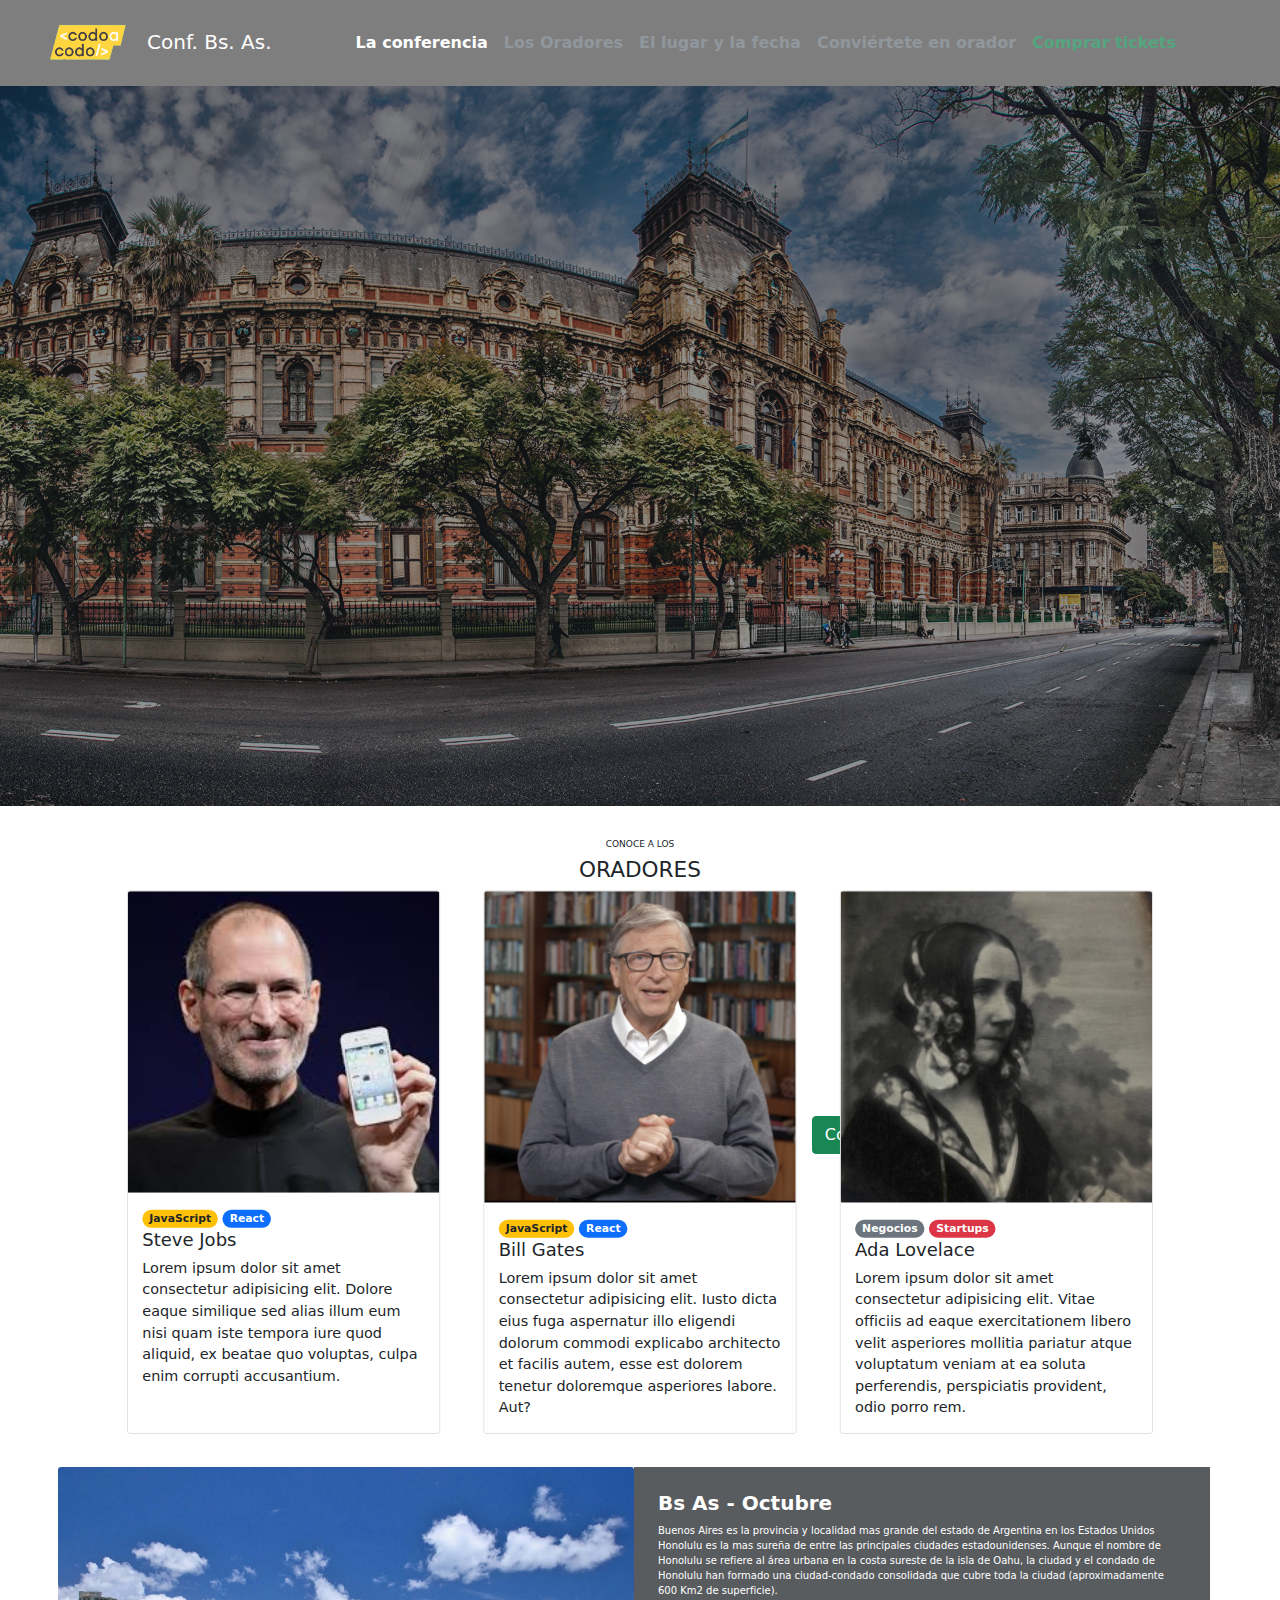
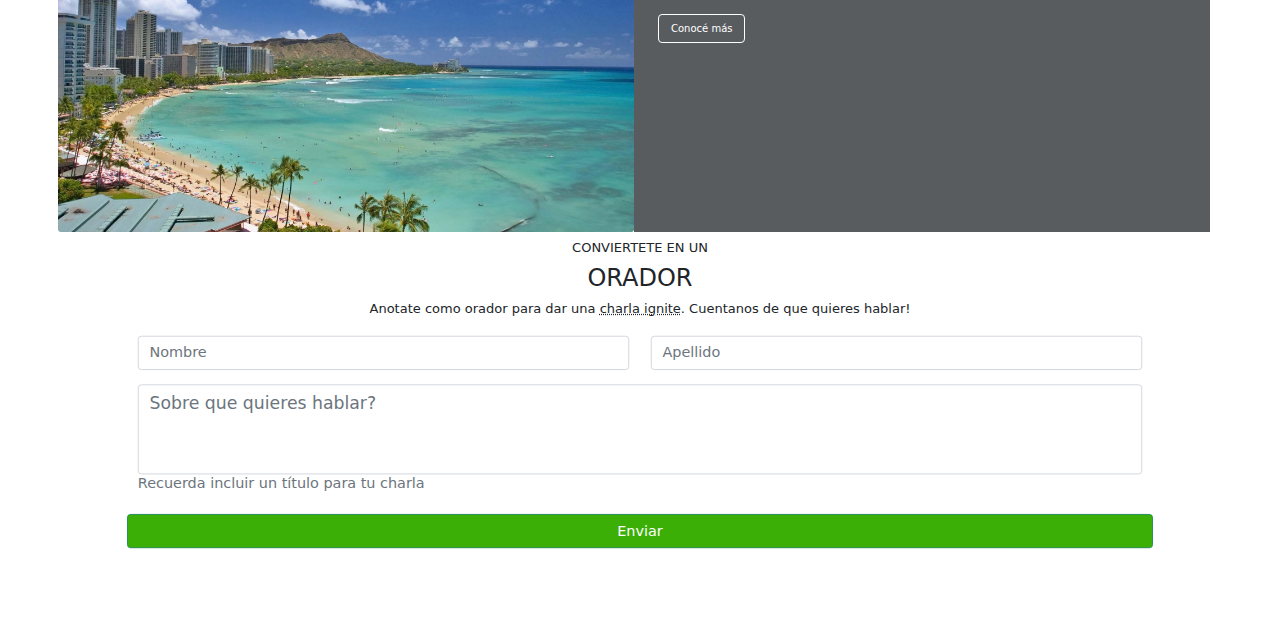
<file: index.html>
<!DOCTYPE html>
<html lang="es">

<head>
    <meta charset="UTF-8">
    <meta http-equiv="X-UA-Compatible" content="IE=edge">
    <meta name="viewport" content="width=device-width, initial-scale=1.0">
    <title>Ejercicio Integrador</title>
    <link rel="stylesheet" href="./css/misEstilos.css">
</head>

<body>
    <div class="container-fluid">
        <div class="row">
            <nav class="navbar navbar-expand-lg navbar-light miHeader">
                <div class="container-fluid">
                    <a class="navbar-brand text-white" href="# ">
                        <img src="./img/codoacodo.png " alt="CodoACodo " width="auto " height="60 " class="d-inline-block align-text-center "> Conf. Bs. As.
                    </a>
                    <button class="navbar-toggler " type="button " data-bs-toggle="collapse " data-bs-target="#navbarSupportedContent " aria-controls="navbarSupportedContent " aria-expanded="false " aria-label="Toggle navigation ">
                     <span class="navbar-toggler-icon "></span>
                     </button>
                    <div class="container">
                        <div class="collapse navbar-collapse position-relative top-0 start-50" id="navbarSupportedContent ">
                            <ul class="navbar-nav opacity-100 position-absolute top-0 start-0 translate-middle">
                                <li class="nav-item fw-bold">
                                    <a class="nav-link active text-white " aria-current="page " href="# ">La conferencia</a>
                                </li>
                                <li class="nav-item fw-bold">
                                    <a class="nav-link text-secondary " href="# ">Los Oradores</a>
                                </li>
                                <li class="nav-item fw-bold">
                                    <a class="nav-link text-secondary" href="# ">El lugar y la fecha</a>
                                </li>
                                <li class="nav-item fw-bold">
                                    <a class="nav-link text-secondary" href="# ">Conviértete en orador</a>
                                </li>
                                <li class="nav-item fw-bold">
                                    <a class="nav-link text-success" href="#" id="comprar-ticket">Comprar tickets</a>
                                </li>
                            </ul>
                        </div>
                    </div>
                </div>
            </nav>
        </div>
    </div>

    <div class="section" id="cuerpoPrincipal">
        <div class="container-fluid g-0">
            <div id="carouselExampleSlidesOnly" class="carousel slide bg-dark g-0" data-bs-ride="carousel">
                <div class="carousel-inner">
                    <div class="carousel-item active">
                        <img src="./img/ba1.jpg" class="d-block w-100 miImagenBA" alt="ImagenBA1">
                    </div>
                    <div class="carousel-item">
                        <img src="./img/ba2.jpg" class="d-block w-100 miImagenBA" alt="ImagenBA2">
                    </div>
                    <div class="carousel-item">
                        <img src="./img/ba3.jpg" class="d-block w-100 miImagenBA" alt="ImagenBA3">
                    </div>
                </div>
            </div>
            <div class="container-fluid position-absolute top-100 start-50 col-5">
                <h1 class="text-white text-end">Conf Bs As</h1>
                <p class="text-white text-end">
                    Bs As llega por primera vez a Argentina. Un evento para compartiar con nuestra comunidad el conocimiento y experiencia de los expertos que están creando el futuro de Internet. Van a conocer a miembros del evento, a otros estudiantes de Codo a Codo y los
                    oradores de primer nivel que tenemos para ti. Te esperamos!
                </p>
                <button type=" button " class="btn btn-secondary bg-transparent border border-white">Quiero ser orador</button>
                <button type="button " class="btn btn-success " id="comprar-ticket2">Comprar Tickets</button>
            </div>
        </div>

        <div class="container bg-transparent g-0 miEscalaCards">
            <div class="col text-center">
                <h6 class="miH6 fw-light"> CONOCE A LOS</h6>
                <h3 class="fs-4 fw-normal"> ORADORES</h3>
            </div>
            <div class="row row-cols-3 g-5">
                <div class="col">
                    <div class="card h-100">
                        <img src="./img/steve.jpg" class="card-img-top" alt="SJobs">
                        <div class="card-body">
                            <span class="badge rounded-pill bg-warning text-dark">JavaScript</span>
                            <span class="badge rounded-pill bg-primary">React</span>
                            <h5 class="card-title">Steve Jobs</h5>
                            <p class="card-text">Lorem ipsum dolor sit amet consectetur adipisicing elit. Dolore eaque similique sed alias illum eum nisi quam iste tempora iure quod aliquid, ex beatae quo voluptas, culpa enim corrupti accusantium.</p>
                        </div>
                    </div>
                </div>
                <div class="col">
                    <div class="card h-100">
                        <img src="./img/bill.jpg" class="card-img-top" alt="BGates">
                        <div class="card-body">
                            <span class="badge rounded-pill bg-warning text-dark">JavaScript</span>
                            <span class="badge rounded-pill bg-primary">React</span>
                            <h5 class="card-title">Bill Gates</h5>
                            <p class="card-text">Lorem ipsum dolor sit amet consectetur adipisicing elit. Iusto dicta eius fuga aspernatur illo eligendi dolorum commodi explicabo architecto et facilis autem, esse est dolorem tenetur doloremque asperiores labore. Aut?</p>
                        </div>

                    </div>
                </div>
                <div class="col">
                    <div class="card h-100">
                        <img src="./img/ada.jpeg" class="card-img-top" alt="ALovelace">
                        <div class="card-body">
                            <span class="badge rounded-pill bg-secondary">Negocios</span>
                            <span class="badge rounded-pill bg-danger">Startups</span>
                            <h5 class="card-title">Ada Lovelace</h5>
                            <p class="card-text">Lorem ipsum dolor sit amet consectetur adipisicing elit. Vitae officiis ad eaque exercitationem libero velit asperiores mollitia pariatur atque voluptatum veniam at ea soluta perferendis, perspiciatis provident, odio porro
                                rem.
                            </p>
                        </div>
                    </div>
                </div>
            </div>
        </div>

        <div class="container pagination justify-content-center">
            <div class="row bg-transparent position-relative">
                <div class="col-md-6 g-0 ">
                    <img src="./img/honolulu.jpg" class="card-img" alt="BA_Playa">
                </div>
                <div class="col-md-6 mb-md-0 p-md-4 bg-dark bg-opacity-75">
                    <h5 class="mt-0 text-white fw-bold">Bs As - Octubre</h5>
                    <p class="text-white miBuenosAires">Buenos Aires es la provincia y localidad mas grande del estado de Argentina en los Estados Unidos Honolulu es la mas sureña de entre las principales ciudades estadounidenses. Aunque el nombre de Honolulu se refiere al área urbana en
                        la costa sureste de la isla de Oahu, la ciudad y el condado de Honolulu han formado una ciudad-condado consolidada que cubre toda la ciudad (aproximadamente 600 Km2 de superficie).</p>
                    <a href="#" type="button" class="btn btn-secondary bg-transparent border border-white miBuenosAires">Conocé más</a>
                </div>
            </div>
        </div>

        <div class="container mt-2">
            <div class="col text-center">
                <h5 class="miH5 fw-light"> CONVIERTETE EN UN </h5>
                <h3 class="fs-4 fw-normal"> ORADOR</h3>
                <h5 class="miH5 fw-light"> Anotate como orador para dar una <a href="# " class="miLink text-reset">charla ignite</a>. Cuentanos de que quieres hablar! </h5>
            </div>
        </div>

        <div class="container miEscalaForm">
            <div class="row ">
                <form>
                    <div class="row">
                        <div class="col">
                            <input type="text" class="form-control" placeholder="Nombre" aria-label="Nombre">
                        </div>
                        <div class="col">
                            <input type="text" class="form-control" placeholder="Apellido" aria-label="Apellido">
                        </div>
                    </div>
                    <div class="row mt-3">
                        <div class="mb-3">
                            <textarea class="form-control text-secondary miCuadro" rows="3">Sobre que quieres hablar?</textarea>
                            <h6 class="text-secondary mih6">Recuerda incluir un título para tu charla</h6>
                        </div>
                    </div>
                </form>
                <button type="submit" class="btn btn-success miBotonEnviar">Enviar</button>
            </div>
        </div>
    </div>

    <div class="container-fluid section ocultarSeccion miEscalaForm" id="formularioCompra">

        <div class="row row-cols-3">
            <div class="col">
                <div class="card h-100 miEstiloInfo" id="miTarjetaEstudiante">
                    <div class="card-body">
                        <h5 class="miTitulo">Estudiante</h5>
                        <h5 class="miTextoTarjeta">Tienen un descuento</h5>
                        <h5 class="miTitulo">80%</h5>
                        <h5 class="miTextoTarjetaGris">* presentar documentacion</h5>

                    </div>
                </div>
            </div>
            <div class="col">
                <div class="card h-100 miEstiloInfo" id="miTarjetaTrainee">
                    <div class="card-body">
                        <h5 class="miTitulo">Trainee</h5>
                        <h5 class="miTextoTarjeta">Tienen un descuento</h5>
                        <h5 class="miTitulo">50%</h5>
                        <h5 class="miTextoTarjetaGris">* presentar documentacion</h5>
                    </div>
                </div>
            </div>
            <div class="col">
                <div class="card h-100 miEstiloInfo" id="miTarjetaJunior">
                    <div class="card-body">
                        <h5 class="miTitulo">Junior</h5>
                        <h5 class="miTextoTarjeta">Tienen un descuento</h5>
                        <h5 class="miTitulo">15%</h5>
                        <h5 class="miTextoTarjetaGris">* presentar documentacion</h5>
                    </div>
                </div>
            </div>
        </div>
        <div class="container mt-2">
            <div class="col text-center">
                <h5 class="miH5 fw-light"> VENTA </h5>
                <h3 class="fs-3 fw-bold">VALOR DE TICKET $200</h3>
            </div>
        </div>
        <div class="row">
            <div class="col">
                <input type="text" class="form-control" placeholder="Nombre" aria-label="Nombre" id="mi-nombre">
            </div>
            <div class="col">
                <input type="text" class="form-control" placeholder="Apellido" aria-label="Apellido" id="mi-apellido">
            </div>
            <div class="row">
                <input type="text" class="form-control mt-3 ms-3" placeholder="Correo" aria-label="Correo" id="mi-email">
            </div>
            <div class="row">
                <div class="col mt-2">
                    <label class="form-label" for="mi-cantidad">Cantidad</label>
                    <input type="number" inputmode="numeric" id="mi-cantidad" name="mi-cantidad" class="form-control" placeholder="Cantidad" step="1" min="0">
                </div>
                <div class="col mt-2">
                    <label class="form-label">Categoria</label>
                    <select class="form-select" aria-label="Default select example" id="mi-selector">
                            <option selected value="1">Estudiante</option>
                            <option value="2">Trainee</option>
                            <option value="3">Junior</option>
                         </select>
                </div>
            </div>
            <div class="row mt-2 ms-1">
                <input type="text" id="disabledTextInput" class="form-control miTotalAPagar" placeholder="Total a pagar: $ " disabled>
                <div class="row">
                    <div class="col-6  mt-2">
                        <button type="submit" class="btn btn-success miBotonEnviar" id="mi-borrar">Borrar</button>
                    </div>
                    <div class="col-6 mt-2">

                        <button type="submit" class="btn btn-success miBotonEnviar" id="mi-resumen">Resumen</button>
                    </div>
                </div>
            </div>
        </div>
    </div>


    <div class="container-fluid pagination miFooter">
        <nav class="navbar navbar-expand navbar-light">
            <button class="navbar-toggler" type="button" data-bs-toggle="collapse" data-bs-target="#navbarText" aria-controls="navbarText" aria-expanded="false" aria-label="Toggle navigation">
                <span class="navbar-toggler-icon"></span>
              </button>
            <div class="collapse navbar-collapse">
                <ul class="navbar-nav ">
                    <li class="nav-item col-2">
                        <a class="miNavLink" aria-current="page" href="#">Preguntas frecuentes</a>
                    </li>
                    <li class="nav-item col-2">
                        <a class="miNavLink" aria-current="page" href="#">Contáctanos</a>
                    </li>
                    <li class="nav-item col-2">
                        <a class="miNavLink" aria-current="page" href="#">Prensa</a>
                    </li>
                    <li class="nav-item col-2">
                        <a class="miNavLink" aria-current="page" href="#">Conferencias</a>
                    </li>
                    <li class="nav-item col-2">
                        <a class="miNavLink" aria-current="page" href="#">Términos y Condiciones</a>
                    </li>
                    <li class="nav-item col-2">
                        <a class="miNavLink" aria-current="page" href="#">Privacidad</a>
                    </li>
                    <li class="nav-item col-2">
                        <a class="miNavLink" aria-current="page" href="#">Estudiantes</a>
                    </li>
                </ul>
            </div>
        </nav>
    </div>

    <script src="./js/bootstrap.js "></script>
    <script src="./js/misFunciones.js "></script>
</body>

</html>
</file>
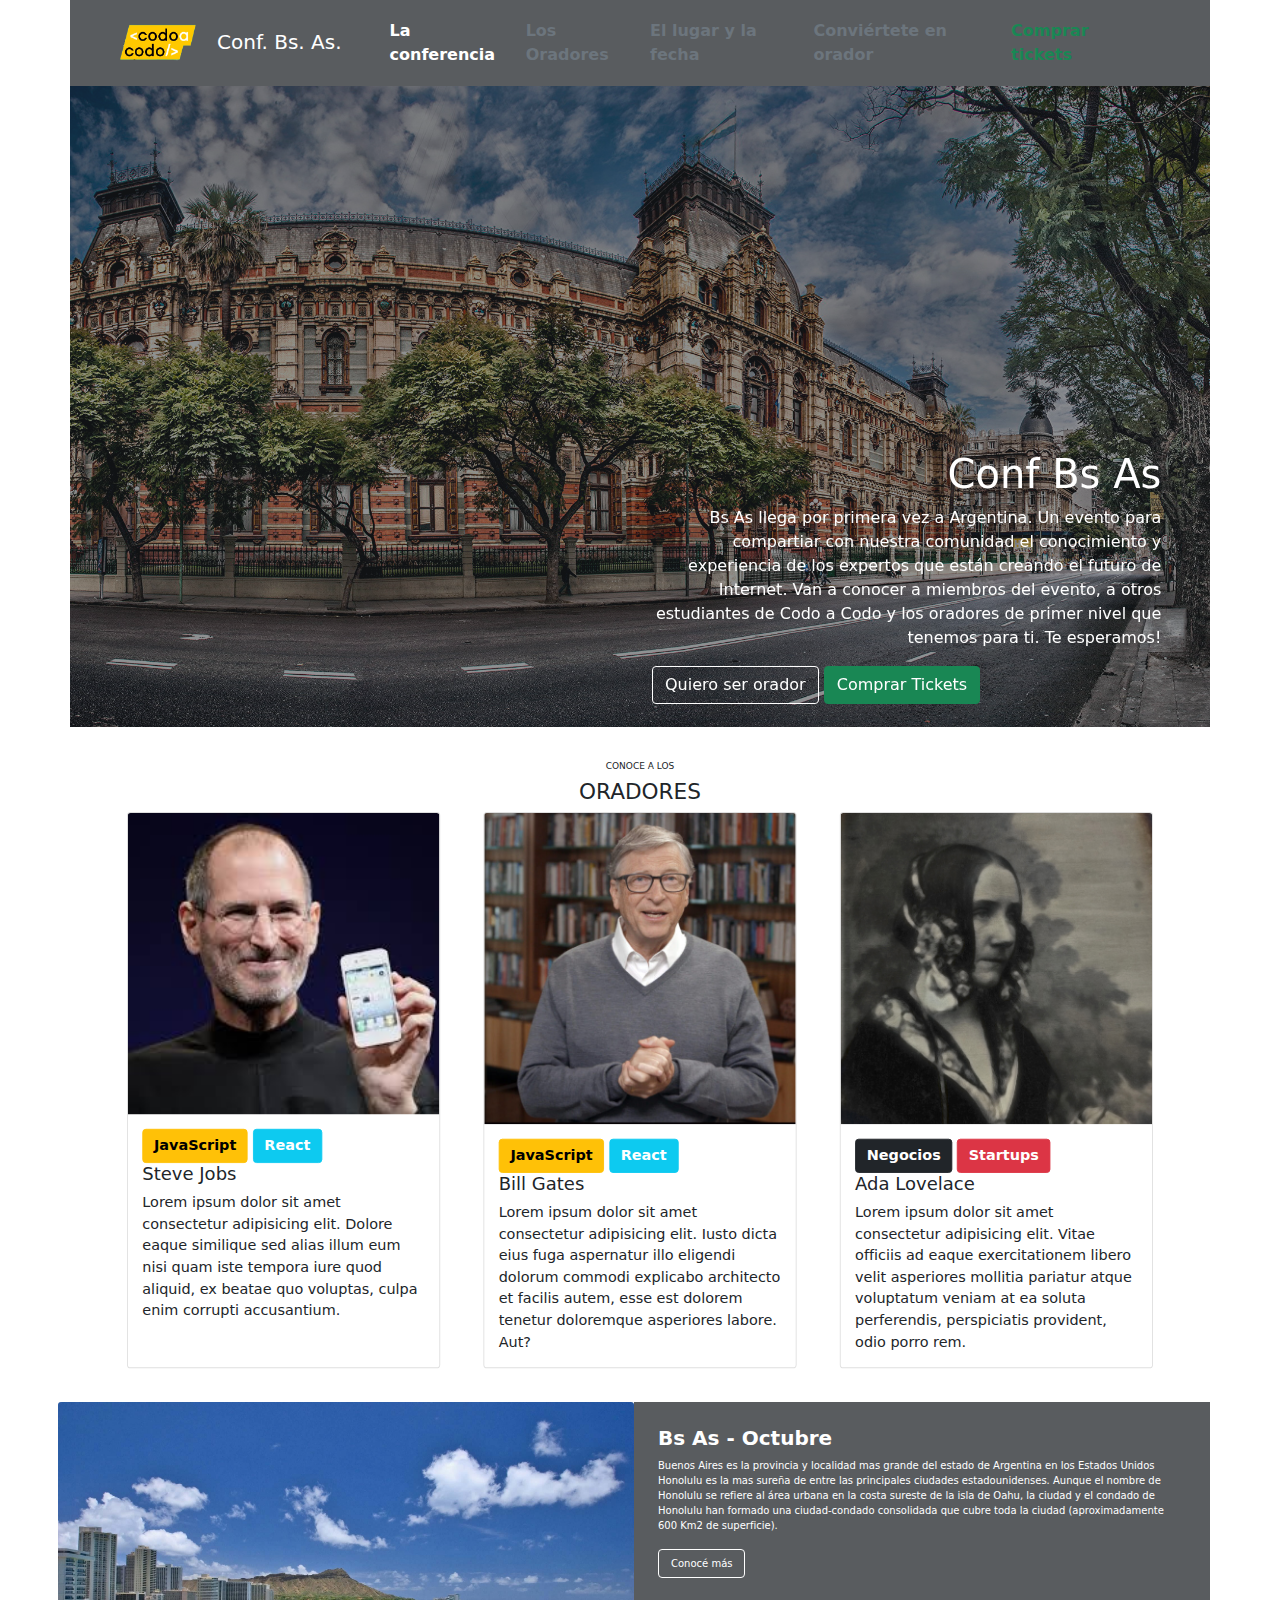
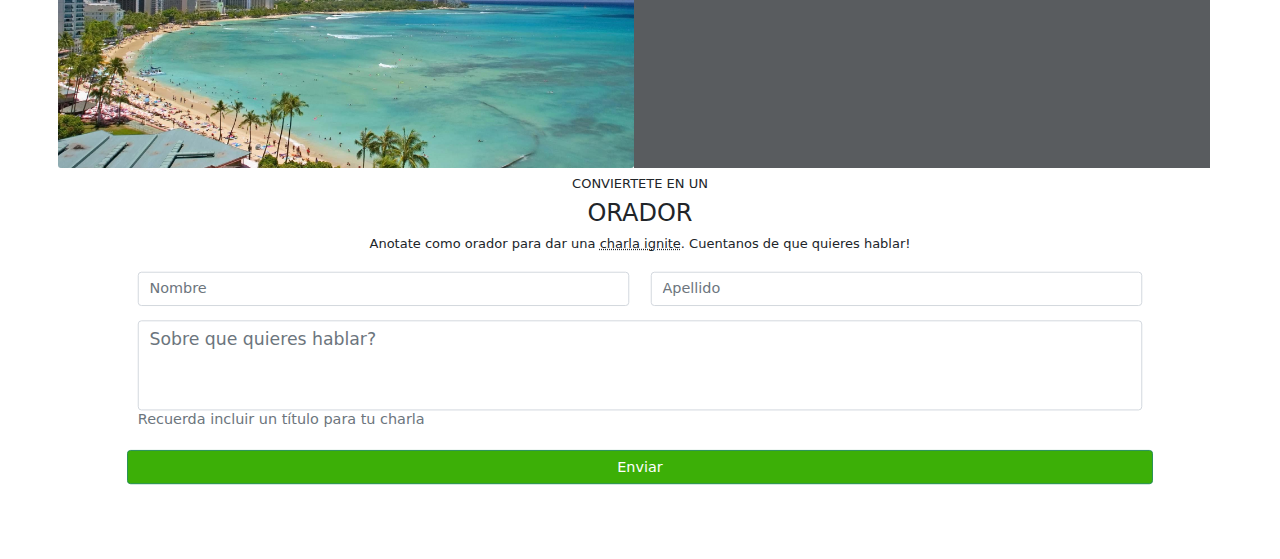
<file: index_ol2.html>
<!DOCTYPE html>
<html lang="es">

<head>
    <meta charset="UTF-8">
    <meta http-equiv="X-UA-Compatible" content="IE=edge">
    <meta name="viewport" content="width=device-width, initial-scale=1.0">
    <title>Ejercicio Integrador</title>
    <link rel="stylesheet" href="./css/misEstilos.css">
</head>

<body>
    <div class=" container">
        <div class="row">
            <nav class="navbar navbar-expand-lg navbar-light bg-dark bg-opacity-75 ">
                <div class="container-fluid">
                    <a class="navbar-brand text-white" href="# ">
                        <img src="./img/codoacodo.png " alt="CodoACodo " width="auto " height="60 " class="d-inline-block align-text-center "> Conf. Bs. As.
                    </a>
                    <button class="navbar-toggler " type="button " data-bs-toggle="collapse " data-bs-target="#navbarSupportedContent " aria-controls="navbarSupportedContent " aria-expanded="false " aria-label="Toggle navigation ">
                     <span class="navbar-toggler-icon "></span>
                     </button>
                    <div class="container">
                        <div class="collapse navbar-collapse position-relative top-0 start-50" id="navbarSupportedContent ">
                            <ul class="navbar-nav opacity-100 position-absolute top-0 start-0 translate-middle">
                                <li class="nav-item fw-bold">
                                    <a class="nav-link active text-white " aria-current="page " href="# ">La conferencia</a>
                                </li>
                                <li class="nav-item fw-bold">
                                    <a class="nav-link text-secondary " href="# ">Los Oradores</a>
                                </li>
                                <li class="nav-item fw-bold">
                                    <a class="nav-link text-secondary" href="# ">El lugar y la fecha</a>
                                </li>
                                <li class="nav-item fw-bold">
                                    <a class="nav-link text-secondary" href="# ">Conviértete en orador</a>
                                </li>
                                <li class="nav-item fw-bold">
                                    <a class="nav-link text-success" href="# ">Comprar tickets</a>
                                </li>
                            </ul>
                        </div>
                    </div>
                </div>
            </nav>
            <div id="carouselExampleSlidesOnly" class="carousel slide bg-dark g-0" data-bs-ride="carousel">
                <div class="carousel-inner">
                    <div class="carousel-item active">
                        <img src="./img/ba1.jpg" class="d-block w-100 miImagenBA" alt="ImagenBA1">
                    </div>
                    <div class="carousel-item">
                        <img src="./img/ba2.jpg" class="d-block w-100 miImagenBA" alt="ImagenBA2">
                    </div>
                    <div class="carousel-item">
                        <img src="./img/ba3.jpg" class="d-block w-100 miImagenBA" alt="ImagenBA3">
                    </div>
                </div>
            </div>
            <div class="container position-absolute top-50 start-50 col-5">
                <h1 class="text-white text-end">Conf Bs As</h1>
                <p class="text-white text-end">
                    Bs As llega por primera vez a Argentina. Un evento para compartiar con nuestra comunidad el conocimiento y experiencia de los expertos que están creando el futuro de Internet. Van a conocer a miembros del evento, a otros estudiantes de Codo a Codo y los
                    oradores de primer nivel que tenemos para ti. Te esperamos!
                </p>
                <button type=" button " class="btn btn-secondary bg-transparent border border-white ">Quiero ser orador</button>
                <button type="button " class="btn btn-success ">Comprar Tickets</button>
            </div>
        </div>
    </div>

    <div class="container bg-transparent g-0 miEscalaCards">
        <div class="col text-center">
            <h6 class="miH6 fw-light"> CONOCE A LOS</h6>
            <h3 class="fs-4 fw-normal"> ORADORES</h3>
        </div>
        <div class="row row-cols-3 g-5">
            <div class="col">
                <div class="card h-100">
                    <img src="./img/steve.jpg" class="card-img-top" alt="SJobs">
                    <div class="card-body">
                        <button class="btn btn-warning misBotonesCardsBlack">JavaScript                      
                            </button>
                        <button class="btn btn-info misBotonesCardsWhite">React</button>
                        <h5 class="card-title">Steve Jobs</h5>
                        <p class="card-text">Lorem ipsum dolor sit amet consectetur adipisicing elit. Dolore eaque similique sed alias illum eum nisi quam iste tempora iure quod aliquid, ex beatae quo voluptas, culpa enim corrupti accusantium.</p>
                    </div>
                </div>
            </div>
            <div class="col">
                <div class="card h-100">
                    <img src="./img/bill.jpg" class="card-img-top" alt="BGates">
                    <div class="card-body">
                        <button class="btn btn-warning misBotonesCardsBlack">JavaScript                      
                            </button>
                        <button class="btn btn-info misBotonesCardsWhite">React</button>
                        <h5 class="card-title">Bill Gates</h5>
                        <p class="card-text">Lorem ipsum dolor sit amet consectetur adipisicing elit. Iusto dicta eius fuga aspernatur illo eligendi dolorum commodi explicabo architecto et facilis autem, esse est dolorem tenetur doloremque asperiores labore. Aut?</p>
                    </div>

                </div>
            </div>
            <div class="col">
                <div class="card h-100">
                    <img src="./img/ada.jpeg" class="card-img-top" alt="ALovelace">
                    <div class="card-body">
                        <button class="btn btn-dark misBotonesCardsWhite">Negocios                      
                            </button>
                        <button class="btn btn-danger misBotonesCardsWhite">Startups</button>
                        <h5 class="card-title">Ada Lovelace</h5>
                        <p class="card-text">Lorem ipsum dolor sit amet consectetur adipisicing elit. Vitae officiis ad eaque exercitationem libero velit asperiores mollitia pariatur atque voluptatum veniam at ea soluta perferendis, perspiciatis provident, odio porro rem.</p>
                    </div>
                </div>
            </div>
        </div>
    </div>


    <div class="container pagination justify-content-center">
        <div class="row bg-transparent position-relative">
            <div class="col-md-6 g-0 ">
                <img src="./img/honolulu.jpg" class="card-img" alt="BA_Playa">
            </div>
            <div class="col-md-6 mb-md-0 p-md-4 bg-dark bg-opacity-75">
                <h5 class="mt-0 text-white fw-bold">Bs As - Octubre</h5>
                <p class="text-white miBuenosAires">Buenos Aires es la provincia y localidad mas grande del estado de Argentina en los Estados Unidos Honolulu es la mas sureña de entre las principales ciudades estadounidenses. Aunque el nombre de Honolulu se refiere al área urbana en la
                    costa sureste de la isla de Oahu, la ciudad y el condado de Honolulu han formado una ciudad-condado consolidada que cubre toda la ciudad (aproximadamente 600 Km2 de superficie).</p>
                <a href="#" type="button" class="btn btn-secondary bg-transparent border border-white miBuenosAires">Conocé más</a>
            </div>
        </div>
    </div>

    <div class="container mt-2">
        <div class="col text-center">
            <h5 class="miH5 fw-light"> CONVIERTETE EN UN </h5>
            <h3 class="fs-4 fw-normal"> ORADOR</h3>
            <h5 class="miH5 fw-light"> Anotate como orador para dar una <a href="# " class="miLink text-reset">charla ignite</a>. Cuentanos de que quieres hablar! </h5>
        </div>
    </div>

    <div class="container miEscalaForm">
        <div class="row ">
            <form>
                <div class="row">
                    <div class="col">
                        <input type="text" class="form-control" placeholder="Nombre" aria-label="Nombre">
                    </div>
                    <div class="col">
                        <input type="text" class="form-control" placeholder="Apellido" aria-label="Apellido">
                    </div>
                </div>
                <div class="row mt-3">
                    <div class="mb-3">
                        <textarea class="form-control text-secondary miCuadro" rows="3">Sobre que quieres hablar?</textarea>
                        <h6 class="text-secondary mih6">Recuerda incluir un título para tu charla</h6>
                    </div>
                </div>
            </form>
            <button type="submit" class="btn btn-success miBotonEnviar">Enviar</button>
        </div>
    </div>


    <div class="container pagination justify-content-center miFooter">
        <nav class="navbar navbar-expand navbar-light">
            <div class="container-fluid">
                <button class="navbar-toggler" type="button" data-bs-toggle="collapse" data-bs-target="#navbarText" aria-controls="navbarText" aria-expanded="false" aria-label="Toggle navigation">
                <span class="navbar-toggler-icon"></span>
              </button>
                <div class="collapse navbar-collapse">
                    <ul class="navbar-nav ">
                        <li class="nav-item col-2">
                            <a class="miNavLink" aria-current="page" href="#">Preguntas frecuentes</a>
                        </li>
                        <li class="nav-item col-2">
                            <a class="miNavLink" aria-current="page" href="#">Contáctanos</a>
                        </li>
                        <li class="nav-item col-2">
                            <a class="miNavLink" aria-current="page" href="#">Prensa</a>
                        </li>
                        <li class="nav-item col-2">
                            <a class="miNavLink" aria-current="page" href="#">Conferencias</a>
                        </li>
                        <li class="nav-item col-2">
                            <a class="miNavLink" aria-current="page" href="#">Términos y Condiciones</a>
                        </li>
                        <li class="nav-item col-2">
                            <a class="miNavLink" aria-current="page" href="#">Privacidad</a>
                        </li>
                        <li class="nav-item col-2">
                            <a class="miNavLink" aria-current="page" href="#">Estudiantes</a>
                        </li>
                    </ul>
                </div>
            </div>
        </nav>
    </div>

    <script src="./js/bootstrap.js "></script>
</body>

</html>
</file>
<file: css/misEstilos.css>
@import 'bootstrap.css';
    .miImagenBA {
        opacity: 0.5;
    }
    
    .miH6 {
        font-size: x-small;
    }
    
    .miH5 {
        font-size: small;
    }
    
    .miCuadro {
        font-size: larger;
        resize: none;
    }
    
    .miLink {
        text-decoration-style: dotted;
    }
    
    .miBuenosAires {
        font-size: x-small;
    }
    
    .miFooter {
        background: -moz-linear-gradient(to right, rgb(1, 13, 49), rgb(2, 31, 85));
        opacity: 0.75;
        justify-items: center;
        justify-content: center;
        align-content: space-between;
        display: flex;
    }
    
    .miEscalaForm {
        transform: scale(0.9);
    }
    
    .miEscalaCards {
        transform: scale(0.9);
    }
    
    .miBotonEnviar {
        background-color: rgb(60, 175, 7);
    }
    
    .misBotonesCardsWhite {
        color: white;
        font-weight: bold;
    }
    
    .misBotonesCardsBlack {
        color: black;
        font-weight: bold;
    }
    
    .miNavLink {
        color: white;
        font-size: small;
        text-decoration: none;
    }
    
    .ocultarSeccion {
        display: none
    }
    
    .miHeader {
        background-color: rgb(85, 84, 84);
        opacity: 0.75;
        align-content: space-between;
        display: flex;
    }
    
    .miEstiloInfo {
        border-color: blue;
    }
    
    .miEstiloSelected {
        border-color: gold;
    }
    
    .miTitulo {
        font-size: large;
        font-weight: bold;
        text-align: center;
    }
    
    .miTextoTarjeta {
        font-size: medium;
        font-weight: normal;
        text-align: center;
        color: black;
    }
    
    .miTextoTarjetaGris {
        font-size: medium;
        font-weight: normal;
        text-align: center;
        color: darkgray;
    }
    
    .miTotalAPagar {
        background-color: aquamarine;
        font-style: normal;
        font-size: large;
        color: darkblue;
        font-weight: bold;
    }
    
    .miBorde {
        border-color: coral;
        background-color: azure;
    }
</file>
